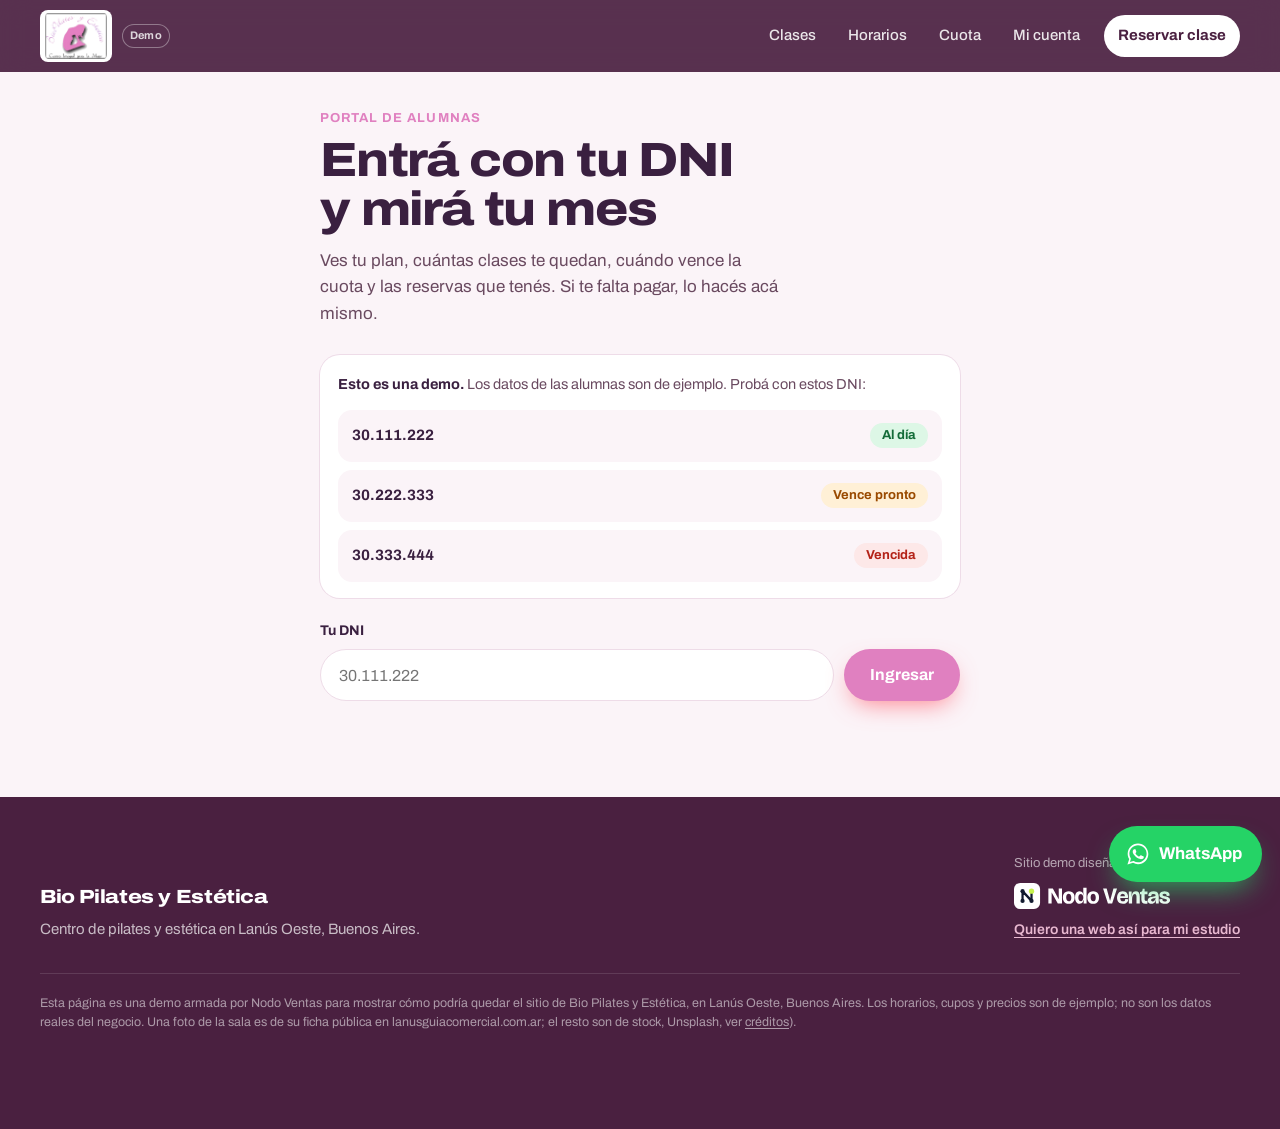
<file: mi-cuenta/index.html>
<!DOCTYPE html>
<html lang="es-AR">
<head>
  <meta charset="utf-8">
  <meta name="viewport" content="width=device-width, initial-scale=1, viewport-fit=cover">
  <title>Portal de alumnas · Bio Pilates y Estética</title>
  <meta name="description" content="Entrá con tu DNI y mirá tu plan, cuántas clases te quedan, cuándo vence la cuota y tus reservas. Sitio demo creado por Nodo Ventas.">
  <meta name="robots" content="noindex, nofollow">
  <meta name="theme-color" content="#4A2040">
  <link rel="icon" href="../img/brand/favicon.png" type="image/png">
  <link rel="preconnect" href="https://fonts.googleapis.com">
  <link rel="preconnect" href="https://fonts.gstatic.com" crossorigin>
  <link href="https://fonts.googleapis.com/css2?family=Archivo:wdth,wght@62..125,400..900&display=swap" rel="stylesheet">
  <link rel="stylesheet" href="../styles.css">
  <link rel="stylesheet" href="portal.css">
</head>
<body class="subpage">
  <a class="skip" href="#contenido">Saltar al contenido</a>

  <header class="site-header solid" id="top">
    <div class="wrap header-inner">
      <a class="brand" href="../" aria-label="Bio Pilates y Estética, inicio">
        <img class="brand-logo tile" src="../img/brand/logo.png" alt="Bio Pilates y Estética">
      </a>
      <a class="demo-tag" href="../oferta/" title="Sitio demo hecho por Nodo Ventas">Demo</a>
      <button class="menu-btn" type="button" aria-expanded="false" aria-controls="nav" aria-label="Abrir menú"><span></span><span></span></button>
      <nav class="nav" id="nav">
        <a href="../#clases">Clases</a>
        <a href="../#horarios">Horarios</a>
        <a href="../#cuota">Cuota</a>
        <a href="./" aria-current="page">Mi cuenta</a>
        <a class="nav-cta" href="../#horarios">Reservar clase</a>
      </nav>
    </div>
  </header>

  <main id="contenido" class="portal">
    <div class="wrap portal-wrap">
      <p class="portal-kicker">Portal de alumnas</p>
      <h1>Entrá con tu DNI y mirá tu mes</h1>
      <p class="portal-lead">Ves tu plan, cuántas clases te quedan, cuándo vence la cuota y las reservas que tenés. Si te falta pagar, lo hacés acá mismo.</p>

      <aside class="demo-banner" aria-label="Datos de la demo">
        <p><strong>Esto es una demo.</strong> Los datos de las alumnas son de ejemplo. Probá con estos DNI:</p>
        <div class="dni-hints">
          <button type="button" class="hint" data-dni="30111222">30.111.222 <span class="badge badge-ok">Al día</span></button>
          <button type="button" class="hint" data-dni="30222333">30.222.333 <span class="badge badge-pend">Vence pronto</span></button>
          <button type="button" class="hint" data-dni="30333444">30.333.444 <span class="badge badge-late">Vencida</span></button>
        </div>
      </aside>

      <form id="login-form" class="dni-form">
        <label for="dni">Tu DNI</label>
        <div class="dni-row">
          <input id="dni" name="dni" inputmode="numeric" autocomplete="off" required placeholder="30.111.222" aria-describedby="dni-error">
          <button class="btn btn-coral" type="submit">Ingresar</button>
        </div>
        <p class="form-error" id="dni-error" hidden>No encontramos ese DNI. En la demo usá uno de los tres de arriba.</p>
      </form>

      <section id="account-panel" class="account portal-account" hidden aria-live="polite"></section>
    </div>
  </main>

  <footer class="site-footer">
    <div class="wrap footer-grid">
      <div class="footer-brand">
        <span class="brand-name">Bio Pilates y Estética</span>
        <p>Centro de pilates y estética en Lanús Oeste, Buenos Aires.</p>
      </div>
      <div class="made-by">
        <span>Sitio demo diseñado por</span>
        <a href="../oferta/" aria-label="Nodo Ventas, ver la oferta"><img src="../img/nodo/nodo-ventas-logo-blanco.svg" alt="Nodo Ventas" width="150" height="25"></a>
        <a class="made-link" href="../oferta/">Quiero una web así para mi estudio</a>
      </div>
    </div>
    <p class="wrap legal">Esta página es una demo armada por Nodo Ventas para mostrar cómo podría quedar el sitio de Bio Pilates y Estética, en Lanús Oeste, Buenos Aires. Los horarios, cupos y precios son de ejemplo; no son los datos reales del negocio. Una foto de la sala es de su ficha pública en lanusguiacomercial.com.ar; el resto son de stock, Unsplash, ver <a href="../CREDITS.md">créditos</a>).</p>
  </footer>

  <a class="wa-float" href="https://wa.me/5491100000000?text=Hola%21%20Quiero%20reservar%20una%20clase%20de%20prueba" target="_blank" rel="noopener" aria-label="Escribir por WhatsApp">
    <svg viewBox="0 0 32 32" aria-hidden="true"><path fill="currentColor" d="M16 3C9 3 3.3 8.6 3.3 15.6c0 2.4.7 4.7 1.9 6.7L3 29l6.9-2.1c1.9 1 4 1.6 6.1 1.6 7 0 12.7-5.6 12.7-12.6S23 3 16 3zm0 23.2c-1.9 0-3.8-.5-5.4-1.5l-.4-.2-4.1 1.2 1.2-4-.3-.4a10.4 10.4 0 0 1-1.6-5.6C5.4 9.9 10.1 5.3 16 5.3s10.6 4.6 10.6 10.3S21.9 26.2 16 26.2zm5.8-7.7c-.3-.2-1.9-.9-2.2-1-.3-.1-.5-.2-.7.2-.2.3-.8 1-1 1.2-.2.2-.4.2-.7.1-.3-.2-1.3-.5-2.5-1.6-.9-.8-1.6-1.8-1.7-2.1-.2-.3 0-.5.1-.6l.5-.6c.2-.2.2-.3.3-.6.1-.2 0-.4 0-.6l-1-2.4c-.3-.6-.5-.5-.7-.5h-.6c-.2 0-.6.1-.9.4-.3.3-1.2 1.1-1.2 2.7s1.2 3.2 1.4 3.4c.2.2 2.4 3.6 5.8 5 2.9 1.1 3.4.9 4 .8.6-.1 1.9-.8 2.2-1.5.3-.8.3-1.4.2-1.5-.1-.2-.3-.3-.6-.4z"/></svg>
    <span>WhatsApp</span>
  </a>

  <div class="modal" id="modal-pago" hidden>
    <div class="sheet" role="dialog" aria-modal="true" aria-labelledby="pago-titulo">
      <button class="sheet-x" type="button" data-close aria-label="Cerrar">×</button>
      <div id="pago-form">
        <h2 id="pago-titulo">Cuota de noviembre</h2>
        <p class="pay-amount">$18.000</p>
        <p class="class-resume" id="pago-resumen">Plan 8 clases · Bio Pilates y Estética</p>
        <fieldset class="pay-methods">
          <legend>Medio de pago</legend>
          <label><input type="radio" name="pm" checked> Dinero en cuenta de Mercado Pago</label>
          <label><input type="radio" name="pm"> Tarjeta de débito o crédito</label>
        </fieldset>
        <button class="btn btn-mp btn-block" type="button" id="btn-pagar">Pagar $18.000</button>
        <p class="fine-print">Simulación de demo: no se abre un checkout real ni se cobra nada.</p>
      </div>
      <div id="pago-ok" hidden>
        <div class="ok-head">
          <span class="ok-check" aria-hidden="true"><svg viewBox="0 0 24 24"><path d="M5 12.5l4.2 4.2L19 7" fill="none" stroke="currentColor" stroke-width="2.6" stroke-linecap="round" stroke-linejoin="round"/></svg></span>
          <div><h2>Pago aprobado</h2><p class="class-resume">La cuota quedó acreditada en tu cuenta.</p></div>
        </div>
        <button class="btn btn-ink btn-block" type="button" data-close>Volver</button>
      </div>
    </div>
  </div>

  <script src="portal.js"></script>
</body>
</html>
</file>
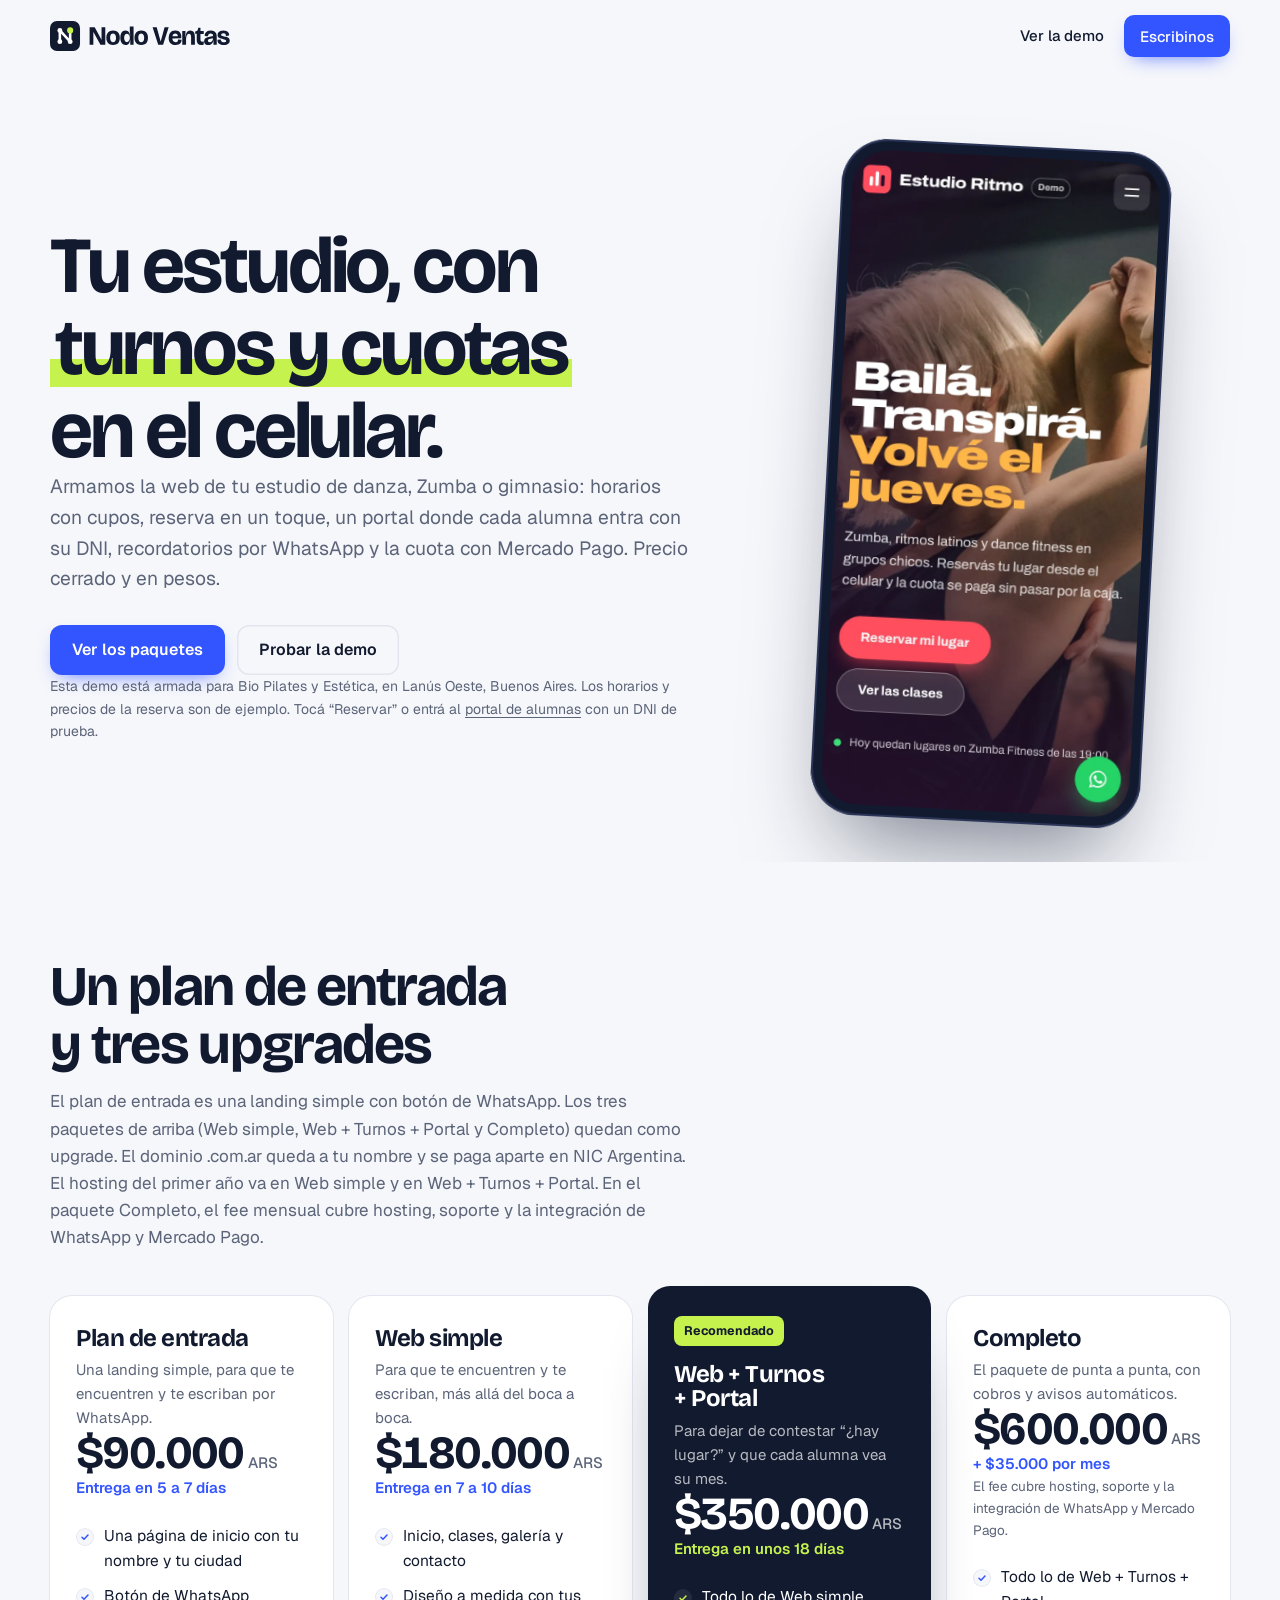
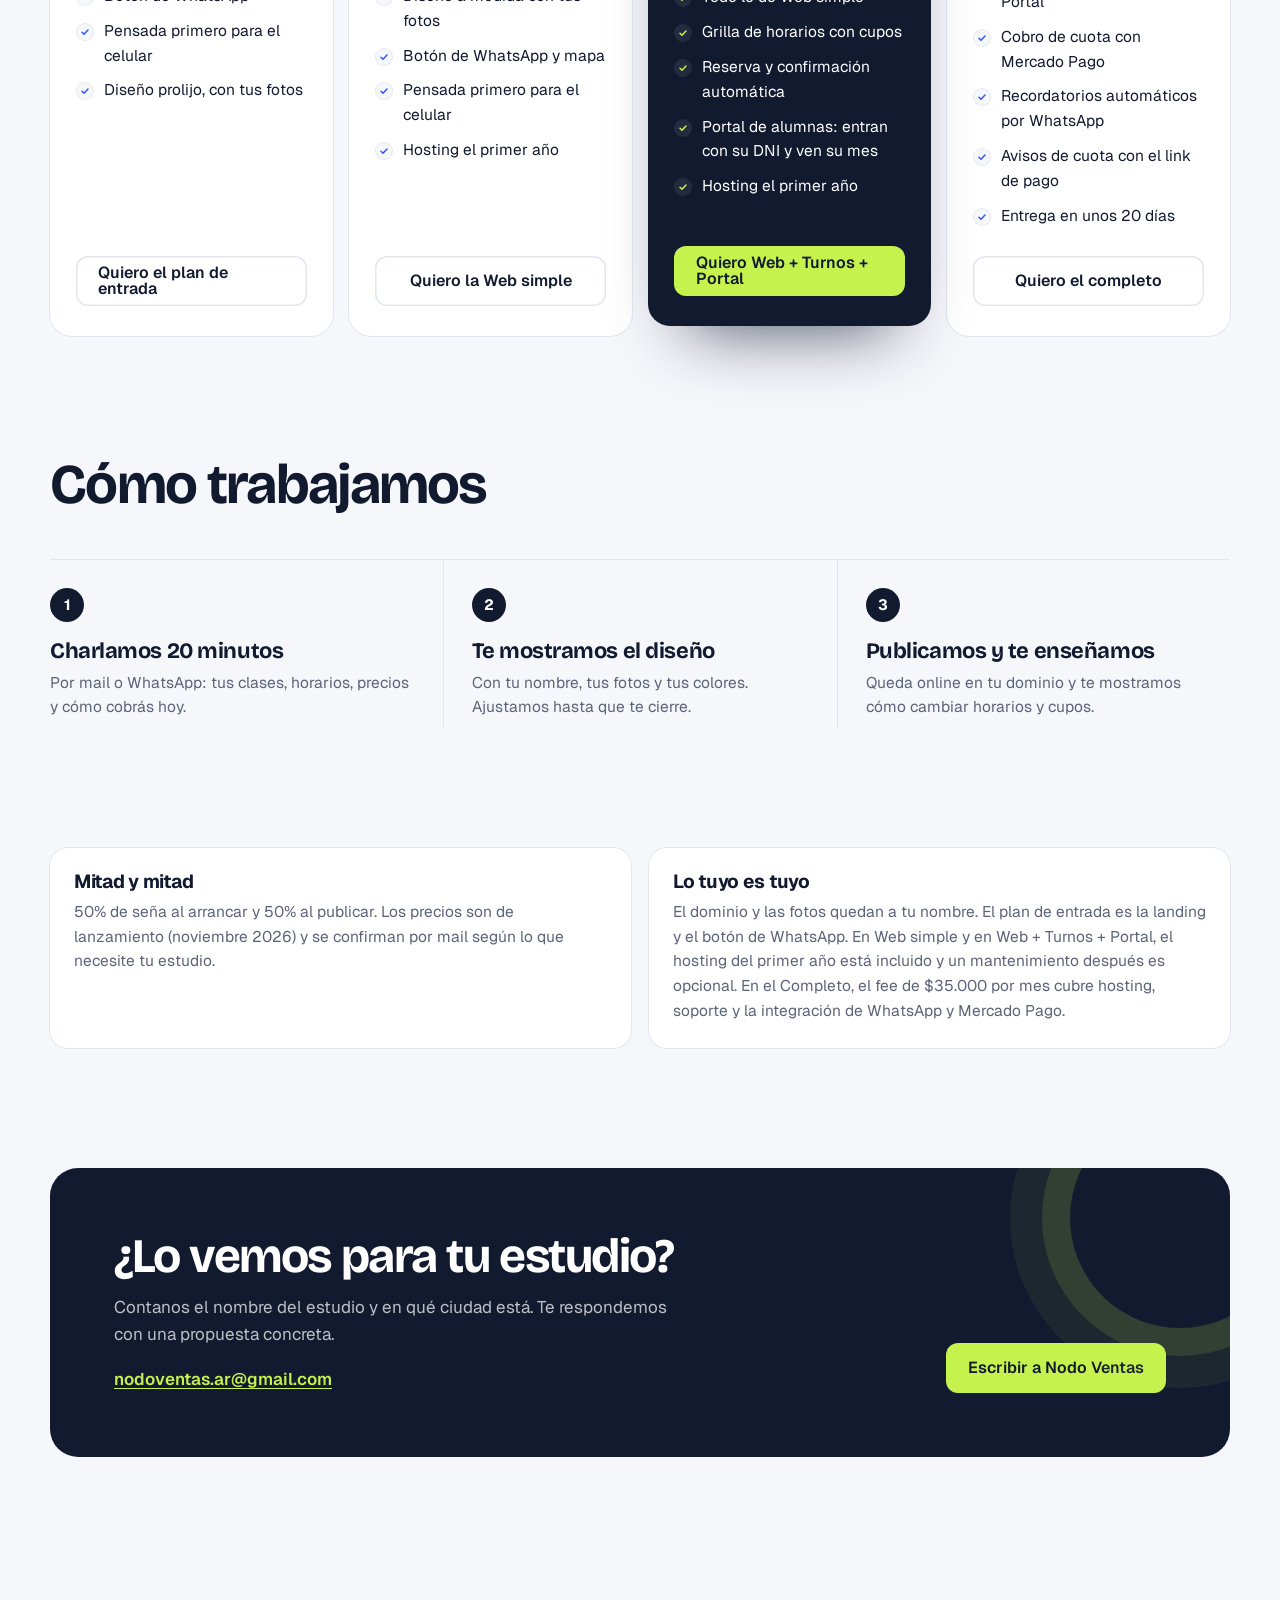
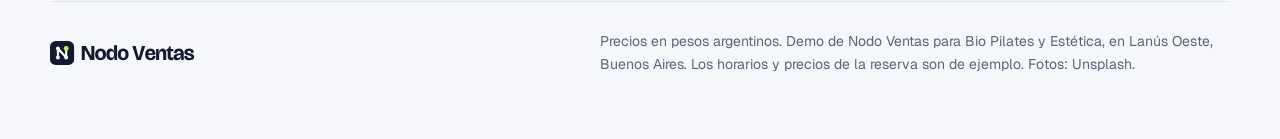
<file: oferta/index.html>
<!DOCTYPE html>
<html lang="es-AR">
<head>
  <meta charset="utf-8">
  <meta name="viewport" content="width=device-width, initial-scale=1">
  <title>Webs con turnos y cobros para estudios · Nodo Ventas</title>
  <meta name="description" content="Nodo Ventas arma webs para estudios de danza, Zumba, yoga, pilates, academias y centros de belleza: landing de entrada, horarios, reserva, portal de alumnas, recordatorios por WhatsApp y cuota con Mercado Pago.">
  <meta name="robots" content="noindex, nofollow">
  <meta name="theme-color" content="#F6F7FB">
  <link rel="icon" href="../img/nodo/favicon.svg" type="image/svg+xml">
  <link rel="preconnect" href="https://fonts.googleapis.com">
  <link rel="preconnect" href="https://fonts.gstatic.com" crossorigin>
  <link href="https://fonts.googleapis.com/css2?family=Bricolage+Grotesque:opsz,wght@12..96,600..800&family=Geist:wght@400..700&display=swap" rel="stylesheet">
  <link rel="stylesheet" href="../nodo.css">
</head>
<body class="nv">
  <header class="nv-header">
    <div class="nv-wrap">
      <a class="nv-logo" href="./"><img src="../img/nodo/nodo-ventas-logo.svg" alt="Nodo Ventas" width="182" height="30"></a>
      <nav class="nv-nav">
        <a class="nv-hide-sm" href="../">Ver la demo</a>
        <a class="nv-btn nv-btn-primary" href="mailto:nodoventas.ar@gmail.com?subject=Quiero%20una%20web%20para%20mi%20estudio">Escribinos</a>
      </nav>
    </div>
  </header>

  <main>
    <section class="nv-hero">
      <div class="nv-wrap">
        <div>
          <h1>Tu estudio, con <span class="nv-mark">turnos y cuotas</span> en el celular.</h1>
          <p class="nv-lead">Armamos la web de tu estudio de danza, Zumba o gimnasio: horarios con cupos, reserva en un toque, un portal donde cada alumna entra con su DNI, recordatorios por WhatsApp y la cuota con Mercado Pago. Precio cerrado y en pesos.</p>
          <div class="nv-cta-row">
            <a class="nv-btn nv-btn-primary" href="#paquetes">Ver los paquetes</a>
            <a class="nv-btn nv-btn-line" href="../">Probar la demo</a>
          </div>
          <p class="nv-note">Esta demo está armada para Bio Pilates y Estética, en Lanús Oeste, Buenos Aires. Los horarios y precios de la reserva son de ejemplo. Tocá “Reservar” o entrá al <a href="../mi-cuenta/">portal de alumnas</a> con un DNI de prueba.</p>
        </div>
        <div class="nv-device"><img src="../img/nodo/demo-movil.webp" alt="La demo de Bio Pilates y Estética en un celular" width="390" height="800"></div>
      </div>
    </section>

    <section class="nv-section" id="paquetes">
      <div class="nv-wrap">
        <div class="nv-head">
          <h2>Un plan de entrada y tres upgrades</h2>
          <p>El plan de entrada es una landing simple con botón de WhatsApp. Los tres paquetes de arriba (Web simple, Web + Turnos + Portal y Completo) quedan como upgrade. El dominio .com.ar queda a tu nombre y se paga aparte en NIC Argentina. El hosting del primer año va en Web simple y en Web + Turnos + Portal. En el paquete Completo, el fee mensual cubre hosting, soporte y la integración de WhatsApp y Mercado Pago.</p>
        </div>
        <div class="nv-plans">
          <article class="nv-plan">
            <h3>Plan de entrada</h3>
            <p class="nv-for">Una landing simple, para que te encuentren y te escriban por WhatsApp.</p>
            <p class="nv-price">$90.000<small>ARS</small></p>
            <p class="nv-fee">Entrega en 5 a 7 días</p>
            <ul>
              <li>Una página de inicio con tu nombre y tu ciudad</li>
              <li>Botón de WhatsApp</li>
              <li>Pensada primero para el celular</li>
              <li>Diseño prolijo, con tus fotos</li>
            </ul>
            <a class="nv-btn nv-btn-line" href="mailto:nodoventas.ar@gmail.com?subject=Plan%20de%20entrada">Quiero el plan de entrada</a>
          </article>
          <article class="nv-plan">
            <h3>Web simple</h3>
            <p class="nv-for">Para que te encuentren y te escriban, más allá del boca a boca.</p>
            <p class="nv-price">$180.000<small>ARS</small></p>
            <p class="nv-fee">Entrega en 7 a 10 días</p>
            <ul>
              <li>Inicio, clases, galería y contacto</li>
              <li>Diseño a medida con tus fotos</li>
              <li>Botón de WhatsApp y mapa</li>
              <li>Pensada primero para el celular</li>
              <li>Hosting el primer año</li>
            </ul>
            <a class="nv-btn nv-btn-line" href="mailto:nodoventas.ar@gmail.com?subject=Paquete%20Web%20simple">Quiero la Web simple</a>
          </article>
          <article class="nv-plan nv-featured">
            <span class="nv-flag">Recomendado</span>
            <h3>Web + Turnos + Portal</h3>
            <p class="nv-for">Para dejar de contestar “¿hay lugar?” y que cada alumna vea su mes.</p>
            <p class="nv-price">$350.000<small>ARS</small></p>
            <p class="nv-fee">Entrega en unos 18 días</p>
            <ul>
              <li>Todo lo de Web simple</li>
              <li>Grilla de horarios con cupos</li>
              <li>Reserva y confirmación automática</li>
              <li>Portal de alumnas: entran con su DNI y ven su mes</li>
              <li>Hosting el primer año</li>
            </ul>
            <a class="nv-btn nv-btn-lime" href="mailto:nodoventas.ar@gmail.com?subject=Paquete%20Web%20%2B%20Turnos%20%2B%20Portal">Quiero Web + Turnos + Portal</a>
          </article>
          <article class="nv-plan">
            <h3>Completo</h3>
            <p class="nv-for">El paquete de punta a punta, con cobros y avisos automáticos.</p>
            <p class="nv-price">$600.000<small>ARS</small></p>
            <p class="nv-fee">+ $35.000 por mes</p>
            <p class="nv-fee-note">El fee cubre hosting, soporte y la integración de WhatsApp y Mercado Pago.</p>
            <ul>
              <li>Todo lo de Web + Turnos + Portal</li>
              <li>Cobro de cuota con Mercado Pago</li>
              <li>Recordatorios automáticos por WhatsApp</li>
              <li>Avisos de cuota con el link de pago</li>
              <li>Entrega en unos 20 días</li>
            </ul>
            <a class="nv-btn nv-btn-line" href="mailto:nodoventas.ar@gmail.com?subject=Paquete%20Completo">Quiero el completo</a>
          </article>
        </div>
      </div>
    </section>

    <section class="nv-section" style="padding-top:24px">
      <div class="nv-wrap">
        <div class="nv-head"><h2>Cómo trabajamos</h2></div>
        <div class="nv-steps">
          <div class="nv-step"><h3>Charlamos 20 minutos</h3><p>Por mail o WhatsApp: tus clases, horarios, precios y cómo cobrás hoy.</p></div>
          <div class="nv-step"><h3>Te mostramos el diseño</h3><p>Con tu nombre, tus fotos y tus colores. Ajustamos hasta que te cierre.</p></div>
          <div class="nv-step"><h3>Publicamos y te enseñamos</h3><p>Queda online en tu dominio y te mostramos cómo cambiar horarios y cupos.</p></div>
        </div>
      </div>
    </section>

    <section class="nv-section" style="padding-top:24px">
      <div class="nv-wrap nv-terms">
        <div class="nv-term"><h3>Mitad y mitad</h3><p>50% de seña al arrancar y 50% al publicar. Los precios son de lanzamiento (noviembre 2026) y se confirman por mail según lo que necesite tu estudio.</p></div>
        <div class="nv-term"><h3>Lo tuyo es tuyo</h3><p>El dominio y las fotos quedan a tu nombre. El plan de entrada es la landing y el botón de WhatsApp. En Web simple y en Web + Turnos + Portal, el hosting del primer año está incluido y un mantenimiento después es opcional. En el Completo, el fee de $35.000 por mes cubre hosting, soporte y la integración de WhatsApp y Mercado Pago.</p></div>
      </div>
    </section>

    <section class="nv-section" style="padding-top:24px">
      <div class="nv-wrap">
        <div class="nv-cta">
          <div>
            <h2>¿Lo vemos para tu estudio?</h2>
            <p>Contanos el nombre del estudio y en qué ciudad está. Te respondemos con una propuesta concreta.</p>
            <a class="nv-mail" href="mailto:nodoventas.ar@gmail.com">nodoventas.ar@gmail.com</a>
          </div>
          <a class="nv-btn nv-btn-lime" href="mailto:nodoventas.ar@gmail.com?subject=Quiero%20una%20web%20para%20mi%20estudio">Escribir a Nodo Ventas</a>
        </div>
      </div>
    </section>
  </main>

  <footer class="nv-footer">
    <div class="nv-wrap">
      <img src="../img/nodo/nodo-ventas-logo.svg" alt="Nodo Ventas" width="146" height="24">
      <p class="nv-disclaimer">Precios en pesos argentinos. Demo de Nodo Ventas para Bio Pilates y Estética, en Lanús Oeste, Buenos Aires. Los horarios y precios de la reserva son de ejemplo. Fotos: Unsplash.</p>
    </div>
  </footer>
  <script>
    const h = document.querySelector(".nv-header");
    addEventListener("scroll", () => h.classList.toggle("scrolled", scrollY > 8), { passive: true });
  </script>
</body>
</html>
</file>
<file: styles.css>
:root {
  --plum: #4A2040;
  --plum-2: #6A2A58;
  --coral: #E080C0;
  --coral-ink: #C05A9A;
  --amber: #E8B8D0;
  --paper: #FFFFFF;
  --mist: #FBF4F8;
  --ink: #3A2040;
  --ink-soft: #6A4A60;
  --line: #EEDCE8;
  --mp: #009EE3;
  --wa: #25D366;
  --font: "Archivo", "Helvetica Neue", Arial, sans-serif;
  --max: 1200px;
  --ease: cubic-bezier(.16, 1, .3, 1);
}
*, *::before, *::after { box-sizing: border-box; }
html { scroll-behavior: smooth; -webkit-text-size-adjust: 100%; }
@media (prefers-reduced-motion: reduce) { html { scroll-behavior: auto; } *, *::before, *::after { animation: none !important; transition: none !important; } }
body { margin: 0; background: var(--paper); color: var(--ink); font-family: var(--font); font-size: 17px; line-height: 1.55; -webkit-font-smoothing: antialiased; font-variation-settings: "wdth" 100; }
::selection { background: var(--coral); color: #fff; }
img { max-width: 100%; display: block; }
a { color: inherit; text-underline-offset: .18em; }
button, input { font: inherit; color: inherit; }
button { cursor: pointer; }
:focus-visible { outline: 3px solid var(--amber); outline-offset: 3px; border-radius: 6px; }
h1, h2, h3 { margin: 0; line-height: 1.02; letter-spacing: -0.025em; font-weight: 800; font-stretch: 112%; font-variation-settings: "wdth" 112; text-wrap: balance; }
p { margin: 0; }
.wrap { width: min(var(--max), calc(100% - 40px)); margin-inline: auto; }
.skip { position: absolute; left: 12px; top: -48px; z-index: 100; background: var(--amber); color: var(--ink); padding: 8px 12px; border-radius: 8px; }
.skip:focus { top: 12px; }

/* header */
.site-header { position: fixed; inset: 0 0 auto; z-index: 40; color: #fff; transition: background .4s var(--ease), box-shadow .4s var(--ease); }
.site-header.solid { background: rgba(74, 32, 64, .92); backdrop-filter: saturate(1.4) blur(14px); box-shadow: 0 1px 0 rgba(255,255,255,.08); }
.header-inner { display: flex; align-items: center; justify-content: space-between; min-height: 72px; gap: 16px; }
.brand { display: inline-flex; align-items: center; gap: 10px; text-decoration: none; }
.brand-mark { width: 34px; height: 34px; }
.brand-name { font-weight: 800; font-size: 19px; letter-spacing: -0.02em; font-variation-settings: "wdth" 118; }

/* branding real */
.brand-logo { display: block; height: 44px; width: auto; max-width: 200px; object-fit: contain; }
.brand-logo.round { height: 48px; width: 48px; max-width: 48px; border-radius: 50%; background: #fff; object-fit: cover; box-shadow: 0 0 0 1px rgba(255,255,255,.18); }
.brand-logo.tile { height: 52px; width: auto; max-width: 168px; border-radius: 8px; background: #fff; padding: 3px 5px; object-fit: contain; }
.brand-wordmark { display: flex; flex-direction: column; justify-content: center; line-height: 1; color: #fff; text-decoration: none; }
.brand-wordmark .wm-name { font-weight: 500; font-size: 22px; letter-spacing: 0.01em; font-variation-settings: "wdth" 110; }
.brand-wordmark .wm-sub { font-size: 9px; font-weight: 600; letter-spacing: 0.16em; text-transform: uppercase; opacity: .88; margin-top: 3px; }
.brand-wordmark.gm .wm-name { font-weight: 800; font-size: 24px; letter-spacing: -0.04em; text-transform: lowercase; font-variation-settings: "wdth" 125; }
.brand-wordmark.gm .wm-sub { letter-spacing: 0.22em; font-weight: 600; font-size: 9px; }
@media (max-width: 860px) {
  .brand-logo { height: 38px; max-width: 150px; }
  .brand-logo.round { height: 42px; width: 42px; max-width: 42px; }
  .brand-logo.tile { height: 48px; max-width: 150px; }
  .brand-wordmark .wm-name { font-size: 20px; }
}

.nav { display: flex; align-items: center; gap: 4px; }
.nav a { text-decoration: none; font-size: 15px; font-weight: 500; padding: 9px 14px; border-radius: 999px; opacity: .88; transition: background .2s, opacity .2s; }
.nav a:hover { opacity: 1; background: rgba(255,255,255,.1); }
.nav .nav-cta { background: #fff; color: var(--plum); font-weight: 700; opacity: 1; margin-left: 6px; }
.nav .nav-cta:hover { background: var(--amber); }
.menu-btn { display: none; width: 44px; height: 44px; border: 0; border-radius: 12px; background: rgba(255,255,255,.12); position: relative; }
.menu-btn span { position: absolute; left: 13px; right: 13px; height: 2px; background: #fff; border-radius: 2px; transition: transform .3s var(--ease); }
.menu-btn span:first-child { top: 17px; } .menu-btn span:last-child { top: 25px; }
.menu-btn[aria-expanded="true"] span:first-child { transform: translateY(4px) rotate(45deg); }
.menu-btn[aria-expanded="true"] span:last-child { transform: translateY(-4px) rotate(-45deg); }
@media (max-width: 860px) {
  .menu-btn { display: block; }
  .nav { position: absolute; top: 72px; left: 12px; right: 12px; flex-direction: column; align-items: stretch; padding: 10px; border-radius: 18px; background: var(--plum); box-shadow: 0 24px 48px rgba(0,0,0,.35); opacity: 0; transform: translateY(-8px); pointer-events: none; transition: opacity .25s var(--ease), transform .25s var(--ease); }
  .nav.open { opacity: 1; transform: none; pointer-events: auto; }
  .nav a { padding: 14px 16px; font-size: 17px; }
  .nav .nav-cta { margin: 6px 0 0; text-align: center; }
}

/* buttons */
.btn { display: inline-flex; align-items: center; justify-content: center; gap: 8px; min-height: 52px; padding: 0 26px; border-radius: 999px; border: 0; font-weight: 700; font-size: 16px; text-decoration: none; transition: transform .2s var(--ease), background .2s, box-shadow .2s; }
.btn:active { transform: scale(.97); }
.btn-coral { background: var(--coral); color: #fff; box-shadow: 0 10px 24px -8px rgba(255,77,94,.7); }
.btn-coral:hover { background: var(--coral-ink); }
.btn-glass { background: rgba(255,255,255,.14); color: #fff; backdrop-filter: blur(8px); box-shadow: inset 0 0 0 1px rgba(255,255,255,.35); }
.btn-glass:hover { background: rgba(255,255,255,.24); }
.btn-ink { background: var(--plum); color: #fff; }
.btn-ink:hover { background: var(--plum-2); }
.btn-mp { background: var(--mp); color: #fff; }
.btn-mp:hover { background: #0088c4; }
.btn-ghost { background: transparent; box-shadow: inset 0 0 0 1.5px var(--line); color: var(--ink); }
.btn-block { width: 100%; }
.btn[disabled] { opacity: .45; cursor: not-allowed; box-shadow: none; }

/* hero */
.hero { position: relative; min-height: 100svh; display: flex; align-items: flex-end; color: #fff; overflow: hidden; background: var(--plum); }
.hero-img { position: absolute; inset: 0; width: 100%; height: 100%; object-fit: cover; object-position: 62% 30%; transform: scale(1.06); animation: settle 1.8s var(--ease) forwards; }
.hero-shade { position: absolute; inset: 0; background: linear-gradient(180deg, rgba(74, 32, 64,.55) 0%, rgba(74, 32, 64,0) 28%, rgba(74, 32, 64,.2) 50%, rgba(74, 32, 64,.94) 100%), linear-gradient(90deg, rgba(74, 32, 64,.7) 0%, rgba(74, 32, 64,0) 65%); }
.hero-inner { position: relative; padding: 96px 0 64px; display: grid; grid-template-columns: 1.15fr minmax(260px, 360px); gap: 40px; align-items: end; width: 100%; }
.hero-video { width: min(100%, 360px); aspect-ratio: 9 / 16; justify-self: end; border-radius: 22px; overflow: hidden; background: #000; box-shadow: 0 28px 60px -18px rgba(0,0,0,.7), 0 0 0 1px rgba(255,255,255,.14); }
.hero-video video { width: 100%; height: 100%; display: block; object-fit: contain; background: #000; }
.hero-copy { min-width: 0; }
.hero-title { font-size: clamp(50px, 9vw, 124px); line-height: .9; letter-spacing: -0.035em; font-weight: 900; font-variation-settings: "wdth" 125; max-width: 11ch; }
.hero-title span { display: inline-block; opacity: 0; transform: translateY(.35em); animation: rise .9s var(--ease) forwards; }
.hero-title span:nth-child(2) { animation-delay: .12s; }
.hero-title span:nth-child(3) { animation-delay: .24s; color: var(--amber); }
.hero-lead { max-width: 46ch; margin-top: 26px; font-size: clamp(17px, 1.6vw, 20px); color: rgba(255,255,255,.86); }
.hero-actions { display: flex; flex-wrap: wrap; gap: 12px; margin-top: 30px; }
.hero-meta { display: flex; align-items: center; gap: 10px; margin-top: 28px; font-size: 14px; color: rgba(255,255,255,.75); }
.live-dot { width: 9px; height: 9px; border-radius: 50%; background: #3BE07A; box-shadow: 0 0 0 0 rgba(59,224,122,.6); animation: pulse 2s infinite; }
@keyframes settle { to { transform: scale(1); } }
@keyframes rise { to { opacity: 1; transform: none; } }
@keyframes pulse { 70% { box-shadow: 0 0 0 10px rgba(59,224,122,0); } 100% { box-shadow: 0 0 0 0 rgba(59,224,122,0); } }

/* sections */
section { scroll-margin-top: 72px; }
.section-head { display: grid; grid-template-columns: 1.1fr 1fr; gap: 24px 64px; align-items: end; margin-bottom: 40px; }
.section-head h2 { font-size: clamp(36px, 5vw, 64px); }
.section-head p { color: var(--ink-soft); max-width: 48ch; }
@media (max-width: 860px) { .section-head { grid-template-columns: 1fr; margin-bottom: 28px; } }

.clases { padding: 104px 0 88px; }
.rail { display: grid; grid-auto-flow: column; grid-auto-columns: minmax(280px, 31%); gap: 18px; overflow-x: auto; scroll-snap-type: x mandatory; padding: 4px max(20px, calc((100% - var(--max)) / 2)) 24px; scroll-padding-inline: max(20px, calc((100% - var(--max)) / 2)); scrollbar-width: thin; scrollbar-color: var(--coral) var(--mist); }
.rail::-webkit-scrollbar { height: 6px; } .rail::-webkit-scrollbar-thumb { background: var(--coral); border-radius: 6px; } .rail::-webkit-scrollbar-track { background: var(--mist); }
@media (max-width: 860px) { .rail { grid-auto-columns: 78%; } }
.class-tile { position: relative; scroll-snap-align: start; border-radius: 22px; overflow: hidden; aspect-ratio: 4 / 5; background: var(--plum); color: #fff; isolation: isolate; }
.class-tile img { position: absolute; inset: 0; width: 100%; height: 100%; object-fit: cover; transition: transform .8s var(--ease); z-index: -1; }
.class-tile::after { content: ""; position: absolute; inset: 0; z-index: -1; background: linear-gradient(180deg, rgba(74, 32, 64,0) 40%, rgba(74, 32, 64,.92) 100%); }
.class-tile:hover img { transform: scale(1.05); }
.tile-copy { position: absolute; inset: auto 0 0; padding: 22px; }
.tile-copy h3 { font-size: 28px; }
.tile-copy p { margin-top: 6px; color: rgba(255,255,255,.85); font-size: 15px; }
.tile-meta { display: inline-block; margin-top: 12px; font-size: 13px; font-weight: 600; color: var(--amber); }

/* horarios */
.horarios { padding: 96px 0; background: var(--mist); }
.days { display: flex; gap: 8px; overflow-x: auto; padding-bottom: 6px; margin-bottom: 22px; scrollbar-width: none; }
.days::-webkit-scrollbar { display: none; }
.day { flex: 0 0 auto; min-width: 82px; padding: 12px 16px; border-radius: 16px; border: 0; background: #fff; color: var(--ink); text-align: left; box-shadow: inset 0 0 0 1px var(--line); transition: background .2s, color .2s; }
.day b { display: block; font-size: 17px; }
.day small { color: var(--ink-soft); font-size: 13px; }
.day[aria-selected="true"] { background: var(--plum); color: #fff; box-shadow: none; }
.day[aria-selected="true"] small { color: rgba(255,255,255,.7); }
.schedule { display: grid; gap: 12px; }
.slot { display: grid; grid-template-columns: 76px 96px 1fr auto; align-items: center; gap: 20px; padding: 14px 16px 14px 20px; border-radius: 20px; background: #fff; box-shadow: 0 1px 2px rgba(74, 32, 64,.06); animation: rise .5s var(--ease) both; opacity: 0; transform: translateY(8px); }
.slot:nth-child(2) { animation-delay: .05s; } .slot:nth-child(3) { animation-delay: .1s; }
.slot-time { font-size: 24px; font-weight: 800; font-variant-numeric: tabular-nums; letter-spacing: -0.02em; }
.slot-time small { display: block; font-size: 13px; font-weight: 500; color: var(--ink-soft); }
.slot img { width: 96px; height: 72px; object-fit: cover; border-radius: 12px; }
.slot h3 { font-size: 20px; letter-spacing: -0.015em; font-variation-settings: "wdth" 105; }
.slot-sub { color: var(--ink-soft); font-size: 14px; margin-top: 2px; }
.spots { display: flex; align-items: center; gap: 10px; margin-top: 8px; font-size: 13px; font-weight: 600; }
.bar { width: 110px; height: 6px; border-radius: 6px; background: var(--line); overflow: hidden; }
.bar i { display: block; height: 100%; background: var(--coral); border-radius: 6px; }
.spots.ok { color: #1F8A4C; } .spots.ok .bar i { background: #2EB866; }
.spots.warn { color: #C2410C; } .spots.warn .bar i { background: var(--amber); }
.spots.full { color: var(--ink-soft); }
.slot .btn { min-height: 46px; padding: 0 20px; font-size: 15px; }
@media (max-width: 720px) {
  .slot { grid-template-columns: 64px 1fr; grid-template-areas: "time info" "btn btn"; gap: 12px 14px; padding: 16px; }
  .slot img { display: none; }
  .slot-time { grid-area: time; font-size: 21px; }
  .slot-info { grid-area: info; }
  .slot .btn { grid-area: btn; width: 100%; }
}

/* cuota */
.cuota { padding: 112px 0; }
.cuota-grid { display: grid; grid-template-columns: 1fr minmax(320px, 440px); gap: 64px; align-items: center; }
.cuota-copy h2, .avisos-copy h2 { font-size: clamp(36px, 5vw, 60px); }
.cuota-copy > p, .avisos-copy > p { margin-top: 18px; color: var(--ink-soft); max-width: 46ch; }
.ticks { list-style: none; padding: 0; margin: 26px 0 0; display: grid; gap: 12px; }
.ticks li { display: flex; gap: 12px; align-items: flex-start; font-weight: 500; }
.ticks li::before { content: ""; flex: 0 0 22px; height: 22px; border-radius: 50%; background: var(--coral) url("data:image/svg+xml,%3Csvg xmlns='http://www.w3.org/2000/svg' viewBox='0 0 24 24'%3E%3Cpath d='M6 12.5l4 4L18 8' fill='none' stroke='white' stroke-width='3' stroke-linecap='round' stroke-linejoin='round'/%3E%3C/svg%3E") center/14px no-repeat; margin-top: 1px; }
.account { background: #fff; border-radius: 28px; padding: 26px; box-shadow: 0 30px 60px -24px rgba(74, 32, 64,.35), 0 0 0 1px var(--line); }
.account-head { display: flex; gap: 14px; align-items: center; padding-bottom: 18px; border-bottom: 1px solid var(--line); }
.account-head strong { display: block; font-size: 18px; } .account-head span { color: var(--ink-soft); font-size: 14px; }
.avatar { width: 48px; height: 48px; border-radius: 50%; display: grid; place-items: center; background: var(--amber); color: var(--plum); font-weight: 800; }
.fee-row { display: flex; justify-content: space-between; align-items: center; padding: 16px 0; border-bottom: 1px solid var(--line); }
.fee-row strong { display: block; } .fee-row span { color: var(--ink-soft); font-size: 14px; }
.badge { font-size: 13px; font-weight: 700; padding: 6px 12px; border-radius: 999px; }
.badge-ok { background: #DDF7E6; color: #136C38; }
.badge-pend { background: #FFF0D6; color: #9A4A00; }
.account .btn-mp { width: 100%; margin-top: 20px; }
.fine-print { font-size: 12.5px; color: var(--ink-soft); margin-top: 12px; }
@media (max-width: 860px) { .cuota-grid { grid-template-columns: 1fr; gap: 40px; } .cuota { padding: 80px 0; } }

/* avisos */
.avisos { padding: 112px 0; background: var(--plum); color: #fff; overflow: hidden; }
.avisos-grid { display: grid; grid-template-columns: minmax(300px, 380px) 1fr; gap: 80px; align-items: center; }
.avisos-copy > p { color: rgba(255,255,255,.78); }
.avisos-copy .btn { margin-top: 28px; background: #fff; color: var(--plum); }
.phone { border-radius: 40px; padding: 10px; background: #0E0711; box-shadow: 0 40px 80px -20px rgba(0,0,0,.6), 0 0 0 1px rgba(255,255,255,.08); transform: rotate(-2deg); }
.phone .wa-top { border-radius: 30px 30px 0 0; }
.phone .wa-body { border-radius: 0 0 30px 30px; min-height: 470px; }
@media (max-width: 860px) { .avisos-grid { grid-template-columns: 1fr; gap: 48px; } .phone { transform: none; max-width: 380px; } .avisos { padding: 80px 0; } }

/* whatsapp look */
.wa-top { display: flex; align-items: center; gap: 10px; padding: 12px 14px; background: #008069; color: #fff; }
.wa-back { font-size: 26px; line-height: 1; opacity: .9; }
.wa-ava { width: 36px; height: 36px; flex: 0 0 36px; } .wa-ava svg { width: 100%; height: 100%; }
.wa-name { display: flex; flex-direction: column; line-height: 1.2; } .wa-name b { font-size: 15px; } .wa-name small { font-size: 12px; opacity: .8; }
.wa-body { background: #EFEAE2; padding: 14px 12px 18px; display: flex; flex-direction: column; gap: 6px; color: #111B21; font-family: -apple-system, "Segoe UI", Roboto, Helvetica, Arial, sans-serif; font-size: 14.5px; line-height: 1.4; }
.wa-day { align-self: center; background: #fff; color: #54656F; font-size: 12px; padding: 4px 10px; border-radius: 8px; margin: 6px 0; box-shadow: 0 1px 1px rgba(0,0,0,.08); }
.bubble { max-width: 86%; padding: 7px 9px 6px; border-radius: 10px; box-shadow: 0 1px 1px rgba(0,0,0,.12); position: relative; }
.bubble.in { align-self: flex-start; background: #fff; border-top-left-radius: 2px; }
.bubble.out { align-self: flex-end; background: #D9FDD3; border-top-right-radius: 2px; }
.bubble time { display: block; text-align: right; font-size: 11px; color: #667781; margin-top: 2px; }
.ticks-blue { color: #53BDEB; letter-spacing: -3px; margin-left: 2px; }
.wa-link { color: #027EB5; text-decoration: underline; }

/* sala */
.sala { position: relative; min-height: 70vh; display: flex; align-items: flex-end; color: #fff; }
.sala img { position: absolute; inset: 0; width: 100%; height: 100%; object-fit: cover; }
.sala::before { content: ""; position: absolute; inset: 0; z-index: 1; background: linear-gradient(0deg, rgba(74, 32, 64,.85), rgba(74, 32, 64,0) 60%); }
.sala-copy { position: relative; z-index: 2; padding-bottom: 56px; }
.sala-copy h2 { font-size: clamp(30px, 4.4vw, 56px); max-width: 18ch; }

/* faq */
.faq { padding: 112px 0; }
.faq-grid { display: grid; grid-template-columns: 1fr 1.3fr; gap: 64px; }
.faq h2 { font-size: clamp(34px, 4.5vw, 56px); }
details { border-bottom: 1px solid var(--line); padding: 20px 0; }
summary { cursor: pointer; font-weight: 700; font-size: 19px; list-style: none; display: flex; justify-content: space-between; gap: 16px; }
summary::-webkit-details-marker { display: none; }
summary::after { content: "+"; font-weight: 400; font-size: 26px; line-height: 1; color: var(--coral); transition: transform .3s var(--ease); }
details[open] summary::after { transform: rotate(45deg); }
details p { margin-top: 10px; color: var(--ink-soft); max-width: 60ch; }
@media (max-width: 860px) { .faq-grid { grid-template-columns: 1fr; gap: 24px; } .faq { padding: 80px 0; } }

/* footer */
.site-footer { background: var(--plum); color: #fff; padding: 56px 0 96px; }
.footer-grid { display: flex; flex-wrap: wrap; justify-content: space-between; gap: 32px; align-items: flex-end; padding-bottom: 32px; border-bottom: 1px solid rgba(255,255,255,.12); }
.footer-brand p { color: rgba(255,255,255,.7); margin-top: 6px; font-size: 15px; }
.made-by { display: grid; gap: 10px; justify-items: start; }
.made-by > span { font-size: 13px; color: rgba(255,255,255,.6); }
.made-by img { height: 26px; width: auto; }
.made-link { font-size: 14px; font-weight: 600; color: var(--amber); }
.legal { font-size: 12.5px; color: rgba(255,255,255,.55); margin-top: 20px; }

/* floating */
.wa-float { position: fixed; right: 18px; bottom: 18px; z-index: 50; display: inline-flex; align-items: center; gap: 8px; height: 56px; padding: 0 20px 0 16px; border-radius: 999px; background: var(--wa); color: #fff; font-weight: 700; text-decoration: none; box-shadow: 0 14px 30px -10px rgba(37,211,102,.8); transition: transform .2s var(--ease); }
.wa-float:hover { transform: translateY(-2px); }
.wa-float svg { width: 26px; height: 26px; }
.demo-chip { position: fixed; left: 14px; bottom: 18px; z-index: 50; font-size: 12px; font-weight: 600; text-decoration: none; padding: 7px 12px; border-radius: 999px; background: rgba(74, 32, 64,.78); color: rgba(255,255,255,.9); backdrop-filter: blur(8px); box-shadow: inset 0 0 0 1px rgba(255,255,255,.18); }
@media (max-width: 520px) { .wa-float span { display: none; } .wa-float { padding: 0; width: 56px; justify-content: center; } }

/* modal */
.modal { position: fixed; inset: 0; z-index: 80; display: grid; place-items: end center; background: rgba(20,8,24,.55); backdrop-filter: blur(4px); padding: 0; }
@media (min-width: 640px) { .modal { place-items: center; padding: 24px; } }
.modal[hidden] { display: none; }
.sheet { position: relative; width: min(460px, 100%); max-height: 92svh; overflow: auto; background: #fff; color: var(--ink); border-radius: 26px 26px 0 0; padding: 30px 24px 26px; animation: sheet .45s var(--ease); }
@media (min-width: 640px) { .sheet { border-radius: 26px; } }
@keyframes sheet { from { transform: translateY(40px); opacity: 0; } }
.sheet h2 { font-size: 28px; }
.sheet-x { position: absolute; right: 14px; top: 14px; width: 38px; height: 38px; border-radius: 50%; border: 0; background: var(--mist); font-size: 22px; line-height: 1; }
.class-resume { color: var(--ink-soft); margin-top: 6px; }
.sheet label { display: block; font-weight: 600; font-size: 14px; margin: 18px 0 6px; }
.sheet input:not([type="radio"]) { width: 100%; height: 52px; border-radius: 14px; border: 1.5px solid var(--line); padding: 0 16px; font-size: 16px; background: #fff; }
.sheet input:focus { outline: none; border-color: var(--coral); box-shadow: 0 0 0 4px rgba(255,77,94,.15); }
.sheet .btn-block { margin-top: 22px; }
.ok-head { display: flex; gap: 14px; align-items: center; }
.ok-check { width: 52px; height: 52px; flex: 0 0 52px; border-radius: 50%; background: #2EB866; color: #fff; display: grid; place-items: center; animation: pop .5s var(--ease); }
.ok-check svg { width: 28px; height: 28px; }
@keyframes pop { from { transform: scale(.4); opacity: 0; } }
.wa-label { margin: 22px 0 8px; font-size: 13px; font-weight: 600; color: var(--ink-soft); }
.wa-mini { border-radius: 18px; overflow: hidden; box-shadow: 0 0 0 1px var(--line); }
.wa-mini .wa-body { min-height: 0; }
.wa-mini .bubble { animation: rise .5s .25s var(--ease) both; opacity: 0; transform: translateY(8px); }
.pay-amount { font-size: 44px; font-weight: 800; letter-spacing: -0.03em; margin-top: 10px; font-variant-numeric: tabular-nums; }
.pay-methods { border: 0; padding: 0; margin: 18px 0 0; display: grid; gap: 8px; }
.pay-methods legend { font-weight: 600; font-size: 14px; margin-bottom: 8px; }
.pay-methods label { margin: 0; display: flex; gap: 10px; align-items: center; padding: 14px; border-radius: 14px; box-shadow: inset 0 0 0 1.5px var(--line); font-weight: 500; }
.pay-methods label:has(input:checked) { box-shadow: inset 0 0 0 2px var(--mp); }
.pay-methods input { accent-color: var(--mp); }
.btn.loading { pointer-events: none; opacity: .8; }
.btn.loading::after { content: ""; width: 16px; height: 16px; border-radius: 50%; border: 2px solid rgba(255,255,255,.5); border-top-color: #fff; animation: spin .7s linear infinite; }
@keyframes spin { to { transform: rotate(360deg); } }

.demo-tag { margin-right: auto; margin-left: -6px; font-size: 11px; font-weight: 700; letter-spacing: .02em; text-decoration: none; padding: 3px 8px; border-radius: 999px; color: rgba(255,255,255,.8); box-shadow: inset 0 0 0 1px rgba(255,255,255,.35); }
.demo-tag:hover { color: #fff; box-shadow: inset 0 0 0 1px #fff; }
@media (max-width: 900px) {
  .hero { min-height: 0; align-items: stretch; overflow: hidden; }
  .hero-inner { grid-template-columns: 1fr; justify-items: center; padding: 88px 0 48px; gap: 28px; }
  .hero-video { width: min(100%, calc(68svh * 9 / 16), 380px); justify-self: center; }
  .hero-copy { width: 100%; }
}
@media (max-width: 600px) { .hero-img { object-position: 58% 18%; } }

.hero-inner.no-video { grid-template-columns: minmax(0, 34rem); }
@media (max-width: 860px) { .hero-inner.no-video { grid-template-columns: 1fr; } }
</file>
<file: mi-cuenta/portal.css>
/* Portal de alumnas — misma base visual que la demo Bio Pilates y Estética */
body.subpage { background: var(--mist); padding-top: 72px; }
body.subpage .site-header { background: rgba(74, 32, 64, .92); backdrop-filter: saturate(1.4) blur(14px); box-shadow: 0 1px 0 rgba(255,255,255,.08); }

.portal { padding: 36px 0 96px; }
.portal-wrap { max-width: 640px; }
.portal-kicker { font-size: 13px; font-weight: 700; letter-spacing: .08em; text-transform: uppercase; color: var(--coral); }
.portal h1 { font-size: clamp(32px, 7vw, 48px); margin-top: 8px; }
.portal-lead { margin-top: 14px; color: var(--ink-soft); max-width: 46ch; }

.demo-banner { margin-top: 28px; background: #fff; border-radius: 20px; padding: 18px 18px 16px; box-shadow: 0 0 0 1px var(--line); }
.demo-banner p { font-size: 14.5px; color: var(--ink-soft); }
.demo-banner strong { color: var(--ink); }
.dni-hints { display: grid; gap: 8px; margin-top: 14px; }
.hint { display: flex; align-items: center; justify-content: space-between; gap: 12px; width: 100%; min-height: 52px; padding: 0 14px; border: 0; border-radius: 14px; background: var(--mist); font: 700 15px/1 var(--font); color: var(--ink); font-variant-numeric: tabular-nums; text-align: left; box-shadow: inset 0 0 0 1.5px transparent; transition: background .2s, box-shadow .2s; }
.hint:hover, .hint:focus-visible { background: #fff; box-shadow: inset 0 0 0 1.5px var(--coral); }
.hint .badge { flex: 0 0 auto; }

.badge-late { background: #FDE8E8; color: #B42318; }

.dni-form { margin-top: 22px; }
.dni-form label { display: block; font-weight: 700; font-size: 14px; margin-bottom: 8px; }
.dni-row { display: grid; grid-template-columns: 1fr auto; gap: 10px; }
.dni-form input { width: 100%; height: 52px; border-radius: 999px; border: 1.5px solid var(--line); padding: 0 18px; font-size: 16px; background: #fff; font-variant-numeric: tabular-nums; }
.dni-form input:focus { outline: none; border-color: var(--coral); box-shadow: 0 0 0 4px rgba(255,77,94,.15); }
.form-error { margin-top: 10px; font-size: 14px; font-weight: 600; color: #B42318; }
@media (max-width: 520px) { .dni-row { grid-template-columns: 1fr; } }

.portal-account { margin-top: 22px; }
.portal-account .account-head { align-items: flex-start; }
.account-actions { margin-left: auto; align-self: start; }
.btn-text { border: 0; background: none; color: var(--ink-soft); font: 600 12px/1 var(--font); padding: 6px 0; white-space: nowrap; }
.btn-text:hover { color: var(--ink); text-decoration: underline; text-underline-offset: .18em; }

.stat { padding: 18px 0; border-bottom: 1px solid var(--line); }
.stat-label { font-size: 13px; font-weight: 600; color: var(--ink-soft); }
.stat-value { margin-top: 4px; font-size: 22px; font-weight: 800; letter-spacing: -0.03em; }
.stat-value b { color: var(--coral); }
.meter { margin-top: 12px; height: 8px; border-radius: 8px; background: var(--line); overflow: hidden; }
.meter i { display: block; height: 100%; background: var(--coral); border-radius: 8px; }

.portal-account .fee-row { padding: 18px 0; }
.fee-note { display: block; font-size: 13px; color: var(--ink-soft); font-weight: 500; margin-top: 2px; }

.reservas { padding: 18px 0 8px; }
.reservas h2 { font-size: 16px; letter-spacing: 0; font-stretch: 100%; font-variation-settings: "wdth" 100; }
.reservas ul { list-style: none; padding: 0; margin: 12px 0 0; display: grid; gap: 8px; }
.reservas li { display: grid; grid-template-columns: 92px 1fr; gap: 12px; align-items: center; padding: 12px 14px; border-radius: 14px; background: var(--mist); }
.reservas .when { font-weight: 800; font-size: 14px; letter-spacing: -0.02em; }
.reservas .when small { display: block; font-weight: 600; color: var(--ink-soft); font-size: 12px; }
.reservas .what { font-weight: 700; font-size: 15px; }
.reservas .what small { display: block; font-weight: 500; color: var(--ink-soft); font-size: 13px; }
.empty { color: var(--ink-soft); font-size: 14.5px; margin-top: 8px; }

body.logged-in .dni-form { display: none; }

body.logged-in .portal { padding-top: 20px; padding-bottom: 72px; }
body.logged-in .portal-lead { display: none; }
body.logged-in .portal h1 { font-size: clamp(26px, 6vw, 34px); }
body.logged-in .demo-banner { padding: 12px 14px; margin-top: 16px; }
body.logged-in .demo-banner p { font-size: 13px; }
body.logged-in .dni-hints { gap: 6px; }
body.logged-in .hint { min-height: 44px; font-size: 14px; }
body.logged-in .portal-account { margin-top: 16px; }

.portal-account .account-head span { white-space: nowrap; }
</file>
<file: nodo.css>
/* Nodo Ventas — sistema visual (oferta) */
:root {
  --nv-ink: #121A2F;
  --nv-ink-2: #1D2742;
  --nv-cobalt: #3355FF;
  --nv-cobalt-ink: #2443E0;
  --nv-lime: #C6F24E;
  --nv-paper: #F6F7FB;
  --nv-white: #FFFFFF;
  --nv-slate: #5B6478;
  --nv-line: #E3E6EF;
  --nv-display: "Bricolage Grotesque", "Helvetica Neue", Arial, sans-serif;
  --nv-body: "Geist", "Helvetica Neue", Arial, sans-serif;
  --nv-max: 1180px;
  --nv-ease: cubic-bezier(.16, 1, .3, 1);
}
*, *::before, *::after { box-sizing: border-box; }
html { scroll-behavior: smooth; -webkit-text-size-adjust: 100%; }
@media (prefers-reduced-motion: reduce) { html { scroll-behavior: auto; } *, *::before, *::after { animation: none !important; transition: none !important; } }
body.nv { margin: 0; background: var(--nv-paper); color: var(--nv-ink); font-family: var(--nv-body); font-size: 17px; line-height: 1.6; -webkit-font-smoothing: antialiased; }
.nv ::selection { background: var(--nv-lime); color: var(--nv-ink); }
.nv img { max-width: 100%; display: block; }
.nv a { color: inherit; text-underline-offset: .2em; }
.nv :focus-visible { outline: 3px solid var(--nv-cobalt); outline-offset: 3px; border-radius: 6px; }
.nv h1, .nv h2, .nv h3 { font-family: var(--nv-display); margin: 0; line-height: 1.04; letter-spacing: -0.03em; font-weight: 700; text-wrap: balance; }
.nv p { margin: 0; }
.nv-wrap { width: min(var(--nv-max), calc(100% - 40px)); margin-inline: auto; }

.nv-header { position: sticky; top: 0; z-index: 30; background: rgba(246,247,251,.86); backdrop-filter: saturate(1.5) blur(12px); border-bottom: 1px solid transparent; transition: border-color .3s; }
.nv-header.scrolled { border-bottom-color: var(--nv-line); }
.nv-header .nv-wrap { display: flex; align-items: center; justify-content: space-between; min-height: 72px; gap: 16px; }
.nv-logo img { height: 30px; width: auto; }
.nv-nav { display: flex; gap: 6px; align-items: center; }
.nv-nav a { text-decoration: none; font-size: 15px; font-weight: 500; padding: 9px 14px; border-radius: 10px; }
.nv-nav a:hover { background: rgba(18,26,47,.06); }
@media (max-width: 560px) { .nv-nav .nv-hide-sm { display: none; } .nv-logo img { height: 26px; } }

.nv-btn { display: inline-flex; align-items: center; justify-content: center; gap: 8px; min-height: 50px; padding: 0 22px; border-radius: 12px; border: 0; font: 600 16px/1 var(--nv-body); text-decoration: none; cursor: pointer; transition: background .2s, transform .2s var(--nv-ease), box-shadow .2s; }
.nv-btn:active { transform: scale(.98); }
.nv-nav .nv-btn { min-height: 42px; padding: 0 16px; font-size: 15px; }
.nv-btn-primary { background: var(--nv-cobalt); color: #fff !important; box-shadow: 0 8px 20px -10px rgba(51,85,255,.9); }
.nv-btn-primary:hover { background: var(--nv-cobalt-ink) !important; }
.nv .nv-btn-ink { background: var(--nv-ink); color: #fff; }
.nv-btn-ink:hover { background: var(--nv-ink-2); }
.nv .nv-btn-line { background: transparent; box-shadow: inset 0 0 0 1.5px var(--nv-line); color: var(--nv-ink); }
.nv-btn-line:hover { box-shadow: inset 0 0 0 1.5px var(--nv-ink); }
.nv .nv-btn-lime { background: var(--nv-lime); color: var(--nv-ink); }
.nv-btn-lime:hover { background: #B6E636; }

.nv-hero { padding: 72px 0 40px; overflow: hidden; }
.nv-hero .nv-wrap { display: grid; grid-template-columns: 1.15fr .85fr; gap: 56px; align-items: center; }
.nv-hero h1 { font-size: clamp(42px, 6.2vw, 80px); letter-spacing: -0.04em; }
.nv-hero h1 .nv-mark { background: linear-gradient(transparent 62%, var(--nv-lime) 62%, var(--nv-lime) 92%, transparent 92%); padding: 0 .06em; }
.nv-lead { margin-top: 22px; font-size: clamp(17px, 1.5vw, 20px); color: var(--nv-slate); max-width: 50ch; }
.nv-cta-row { display: flex; flex-wrap: wrap; gap: 12px; margin-top: 30px; }
.nv-note { margin-top: 18px; font-size: 14px; color: var(--nv-slate); }
.nv-device { position: relative; justify-self: center; width: min(330px, 80vw); aspect-ratio: 390 / 800; border-radius: 46px; padding: 11px; background: var(--nv-ink); box-shadow: 0 50px 90px -30px rgba(18,26,47,.55), inset 0 0 0 2px #2A3557; transform: rotate(3deg); animation: nv-float 1.2s var(--nv-ease) both; }
.nv-device img { width: 100%; height: 100%; object-fit: cover; object-position: top; border-radius: 36px; }
.nv-device-wide { width: min(560px, 100%); aspect-ratio: 1280 / 820; border-radius: 18px; padding: 8px; transform: rotate(-1.5deg); }
.nv-device-wide img { border-radius: 12px; }
@keyframes nv-float { from { opacity: 0; transform: translateY(40px) rotate(6deg); } }
@media (max-width: 900px) { .nv-hero .nv-wrap { grid-template-columns: 1fr; } .nv-device { transform: rotate(2deg); width: min(280px, 72vw); } .nv-device-wide { width: 100%; } }

.nv-section { padding: 96px 0; }
.nv-head { max-width: 760px; margin-bottom: 44px; }
.nv-head h2 { font-size: clamp(34px, 4.6vw, 56px); }
.nv-head p { margin-top: 14px; color: var(--nv-slate); max-width: 58ch; }

.nv-plans { display: grid; grid-template-columns: repeat(4, 1fr); gap: 16px; align-items: stretch; }
@media (max-width: 1200px) { .nv-plans { grid-template-columns: repeat(2, 1fr); } }
.nv-plan { display: flex; flex-direction: column; background: var(--nv-white); border-radius: 22px; padding: 30px 26px; box-shadow: 0 0 0 1px var(--nv-line); }
.nv-plan h3 { font-size: 24px; letter-spacing: -0.02em; }
.nv-plan .nv-for { margin-top: 8px; color: var(--nv-slate); font-size: 15px; min-height: 3.2em; }
.nv-price { margin-top: 22px; font-family: var(--nv-display); font-size: 46px; font-weight: 700; letter-spacing: -0.035em; font-variant-numeric: tabular-nums; line-height: 1; }
.nv-price small { font-family: var(--nv-body); font-size: 15px; font-weight: 500; letter-spacing: 0; color: var(--nv-slate); margin-left: 4px; }
.nv-fee { margin-top: 8px; font-size: 15px; font-weight: 600; color: var(--nv-cobalt); }
.nv-fee-note { margin-top: 8px; font-size: 13.5px; color: var(--nv-slate); max-width: 36ch; }
.nv-featured .nv-fee-note { color: rgba(255,255,255,.7); }
.nv-plan ul { list-style: none; padding: 0; margin: 24px 0 28px; display: grid; gap: 10px; font-size: 15.5px; }
.nv-plan li { display: flex; gap: 10px; align-items: flex-start; }
.nv-plan li::before { content: ""; flex: 0 0 18px; height: 18px; margin-top: 4px; border-radius: 50%; background: var(--nv-paper) url("data:image/svg+xml,%3Csvg xmlns='http://www.w3.org/2000/svg' viewBox='0 0 24 24'%3E%3Cpath d='M6 12.5l4 4L18 8' fill='none' stroke='%233355FF' stroke-width='3' stroke-linecap='round' stroke-linejoin='round'/%3E%3C/svg%3E") center/12px no-repeat; box-shadow: inset 0 0 0 1px var(--nv-line); }
.nv-plan .nv-btn { margin-top: auto; width: 100%; }
.nv-plan.nv-featured { background: var(--nv-ink); color: #fff; box-shadow: 0 40px 70px -40px rgba(18,26,47,.8); transform: translateY(-10px); }
.nv-featured .nv-for, .nv-featured .nv-price small { color: rgba(255,255,255,.7); }
.nv-featured .nv-fee { color: var(--nv-lime); }
.nv-featured li::before { background-color: rgba(255,255,255,.08); box-shadow: none; background-image: url("data:image/svg+xml,%3Csvg xmlns='http://www.w3.org/2000/svg' viewBox='0 0 24 24'%3E%3Cpath d='M6 12.5l4 4L18 8' fill='none' stroke='%23C6F24E' stroke-width='3' stroke-linecap='round' stroke-linejoin='round'/%3E%3C/svg%3E"); }
.nv-flag { align-self: flex-start; margin-bottom: 16px; font-size: 12.5px; font-weight: 700; padding: 5px 10px; border-radius: 8px; background: var(--nv-lime); color: var(--nv-ink); }
@media (max-width: 960px) { .nv-plans { grid-template-columns: 1fr; max-width: 520px; } .nv-plan.nv-featured { transform: none; } }

.nv-steps { display: grid; grid-template-columns: repeat(3, 1fr); gap: 0; counter-reset: s; border-top: 1px solid var(--nv-line); }
.nv-step { padding: 28px 28px 8px 0; counter-increment: s; }
.nv-step + .nv-step { padding-left: 28px; border-left: 1px solid var(--nv-line); }
.nv-step::before { content: counter(s); display: grid; place-items: center; width: 34px; height: 34px; border-radius: 50%; background: var(--nv-ink); color: #fff; font: 700 15px/1 var(--nv-body); margin-bottom: 18px; }
.nv-step h3 { font-size: 22px; letter-spacing: -0.02em; }
.nv-step p { margin-top: 8px; color: var(--nv-slate); font-size: 15.5px; }
@media (max-width: 860px) { .nv-steps { grid-template-columns: 1fr; } .nv-step + .nv-step { padding-left: 0; border-left: 0; border-top: 1px solid var(--nv-line); } }

.nv-terms { display: grid; grid-template-columns: 1fr 1fr; gap: 18px; }
.nv-term { background: var(--nv-white); border-radius: 18px; padding: 24px; box-shadow: 0 0 0 1px var(--nv-line); }
.nv-term h3 { font-size: 19px; letter-spacing: -0.015em; font-family: var(--nv-body); font-weight: 700; }
.nv-term p { margin-top: 8px; color: var(--nv-slate); font-size: 15.5px; }
@media (max-width: 760px) { .nv-terms { grid-template-columns: 1fr; } }

.nv-cta { background: var(--nv-ink); color: #fff; border-radius: 28px; padding: clamp(32px, 6vw, 64px); display: grid; grid-template-columns: 1.4fr auto; gap: 32px; align-items: end; position: relative; overflow: hidden; }
.nv-cta::after { content: ""; position: absolute; right: -60px; top: -60px; width: 220px; height: 220px; border-radius: 50%; box-shadow: 0 0 0 28px rgba(198,242,78,.12), 0 0 0 60px rgba(198,242,78,.06); }
.nv-cta h2 { font-size: clamp(30px, 4vw, 48px); }
.nv-cta p { margin-top: 12px; color: rgba(255,255,255,.72); max-width: 52ch; }
.nv-cta .nv-mail { display: inline-block; margin-top: 18px; font-weight: 600; color: var(--nv-lime); }
@media (max-width: 760px) { .nv-cta { grid-template-columns: 1fr; } }

.nv-footer { padding: 48px 0 64px; color: var(--nv-slate); font-size: 14px; }
.nv-footer .nv-wrap { display: flex; flex-wrap: wrap; justify-content: space-between; gap: 18px; align-items: center; border-top: 1px solid var(--nv-line); padding-top: 28px; }
.nv-footer img { height: 24px; width: auto; }
.nv-disclaimer { max-width: 70ch; }

/* Página /video/ */
.nv-watch { padding: 12px 0 72px; }
.nv-watch .nv-wrap { display: flex; flex-direction: column; align-items: center; text-align: center; max-width: 640px; }
.nv-watch h1 { font-size: clamp(32px, 5.2vw, 52px); margin-top: 8px; }
.nv-watch .nv-lead { margin: 14px 0 28px; max-width: 42ch; }
.nv-player { width: min(100%, calc(78svh * 9 / 16), 420px); aspect-ratio: 9 / 16; border-radius: 24px; overflow: hidden; background: #000; box-shadow: 0 32px 70px -24px rgba(18,26,47,.55); margin-bottom: 28px; }
.nv-player video { width: 100%; height: 100%; display: block; object-fit: contain; background: #000; }
.nv-watch .nv-cta-row { justify-content: center; margin-top: 0; }
</file>
